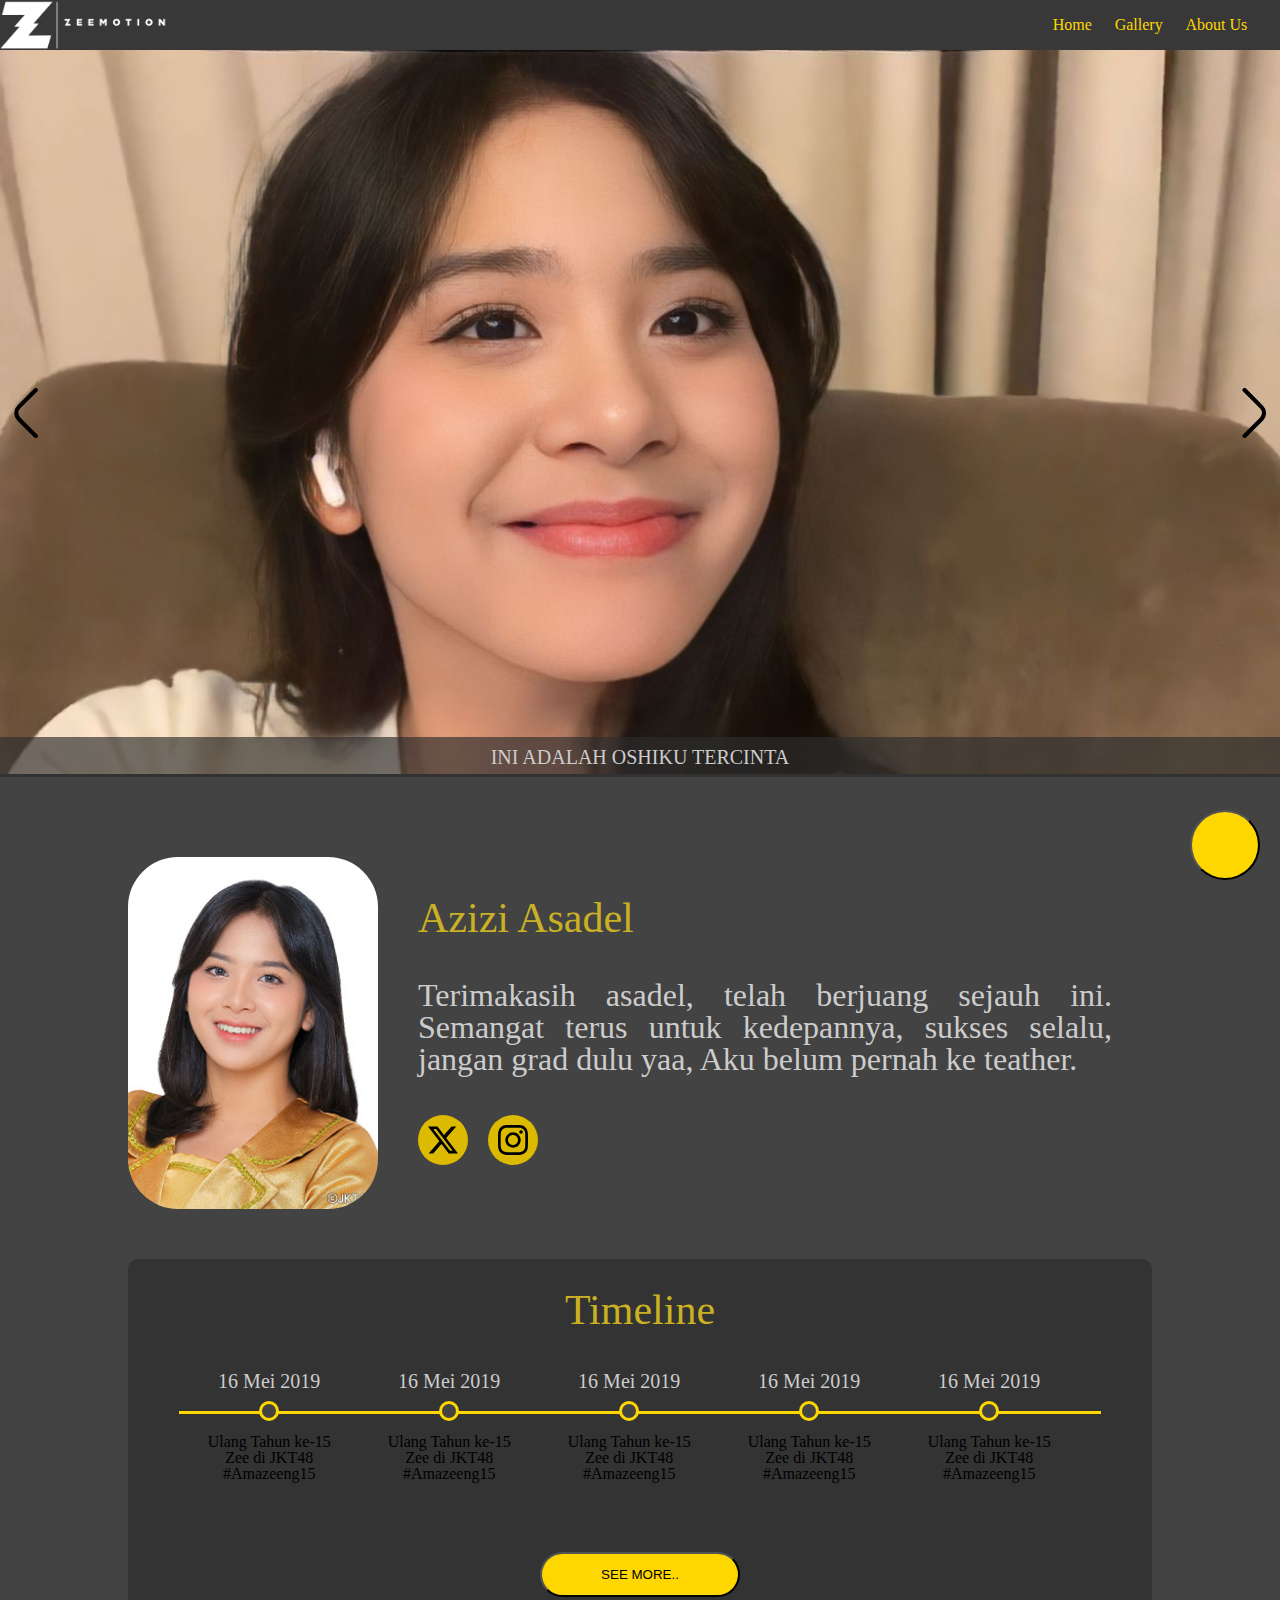
<file: index.html>
<!DOCTYPE html>
<html lang="en">
<head>
    <meta charset="UTF-8">
    <meta name="viewport" content="width=device-width, initial-scale=1.0">
    <title>Homepage</title>
    <link rel="icon" href="img/icon/Z.ico" type="image/x-icon">
    <link rel="shortcut icon" href="img/icon/Z.ico" type="image/x-icon">
    <link rel="stylesheet" href="">
    <link rel="stylesheet" href="style.css">
    <link rel="stylesheet" href="mystyle.css">
    <link rel="stylesheet" href="test.css">
    <script type="module" src="test.js"></script>
</head>
<body>
    <nav>
        <img src="img/Zeemotion White Version HZ PNG.png" alt="logo">
        <ul class="d-flex">
            <li><a href="/">Home</a></li>
            <li><a href="/tentang">Gallery</a></li>
            <li><a href="/kontak">About Us</a></li>
        </ul>
    </nav>
   
    <div class="container-fluid">
        <div class="hero">
            <div class="arrow-left" id="left">
                <img src="img/icon/angle-left.svg" alt=""> 
            </div>
            <img src="img/16x9-1.jpg" alt="" id="hero-image">
            <div class="arrow-right" id="right"> 
                <img src="img/icon/angle-right.svg" alt="">
            </div>
            <div class="hero-title">
                <h2>INI ADALAH OSHIKU TERCINTA</h2>
            </div>
        </div>
        <div class="container">
            <div class="bio-container">
                <img src="img/azizi_asadel.jpg" alt="">
                <div class="text-container">
                    <div 
                    class="bio-title"><h1>Azizi Asadel</h1></div>
                    <div class="bio-text">
                        <h3>Terimakasih asadel, telah berjuang sejauh ini. Semangat terus untuk kedepannya, sukses selalu, jangan grad dulu yaa, Aku belum pernah ke teather.</h3>
                    </div>
                    <div class="logos">
                        <div class="logo"><a href="twitter/A_Asadel"><img src="img/icon/twitter.svg" alt=""></a></div>
                        <div class="logo"><a href="twitter/A_Asadel"><img src="img/icon/instagram.svg" alt=""></a></div>
                    </div>
                </div> 
            </div>
            <div class="timeline">
                <div class="timeline-title">

                    <h1>Timeline</h1>
                </div>
                <div class="timeline-card-container">
                    <div class="timeline-card">
                        <span></span>
                        <h2>16 Mei 2019</h2>
                        <div class="timeline-text">
                        <p>Ulang Tahun ke-15 Zee di JKT48 #Amazeeng15</p>
                        </div>
                    </div>
                    <div class="timeline-card">
                        <span></span>
                        <h2>16 Mei 2019</h2>
                        <div class="timeline-text">
                        <p>Ulang Tahun ke-15 Zee di JKT48 #Amazeeng15</p>
                        </div>
                    </div>
                    <div class="timeline-card">
                        <span></span>
                        <h2>16 Mei 2019</h2>
                        <div class="timeline-text">
                        <p>Ulang Tahun ke-15 Zee di JKT48 #Amazeeng15</p>
                        </div>
                    </div>
                    <div class="timeline-card">
                        <span></span>
                        <h2>16 Mei 2019</h2>
                        <div class="timeline-text">
                        <p>Ulang Tahun ke-15 Zee di JKT48 #Amazeeng15</p>
                        </div>
                    </div>
                    <div class="timeline-card">
                        <span></span>
                        <h2>16 Mei 2019</h2>
                        <div class="timeline-text">
                        <p>Ulang Tahun ke-15 Zee di JKT48 #Amazeeng15</p>
                        </div>
                    </div>
                    <div class="timeline-card">
                        <span></span>
                        <h2>16 Mei 2019</h2>
                        <div class="timeline-text">
                        <p>Ulang Tahun ke-15 Zee di JKT48 #Amazeeng15</p>
                        </div>
                    </div>
                    <div class="timeline-card">
                        <span></span>
                        <h2>16 Mei 2019</h2>
                        <div class="timeline-text">
                        <p>Ulang Tahun ke-15 Zee di JKT48 #Amazeeng15</p>
                        </div>
                    </div>
                    <div class="timeline-card">
                        <span></span>
                        <h2>16 Mei 2019</h2>
                        <div class="timeline-text">
                        <p>Ulang Tahun ke-15 Zee di JKT48 #Amazeeng15</p>
                        </div>
                    </div>
                    <div class="timeline-card">
                        <span></span>
                        <h2>16 Mei 2019</h2>
                        <div class="timeline-text">
                        <p>Ulang Tahun ke-15 Zee di JKT48 #Amazeeng15</p>
                        </div>
                    </div>
                </div> 
                <button class="timeline-button">SEE MORE..</button>
            </div>
        </div>
        
        <button class="circle-button" id="circle">
            <div></div>
        </button>
    </div>

</body>
</html>
</file>
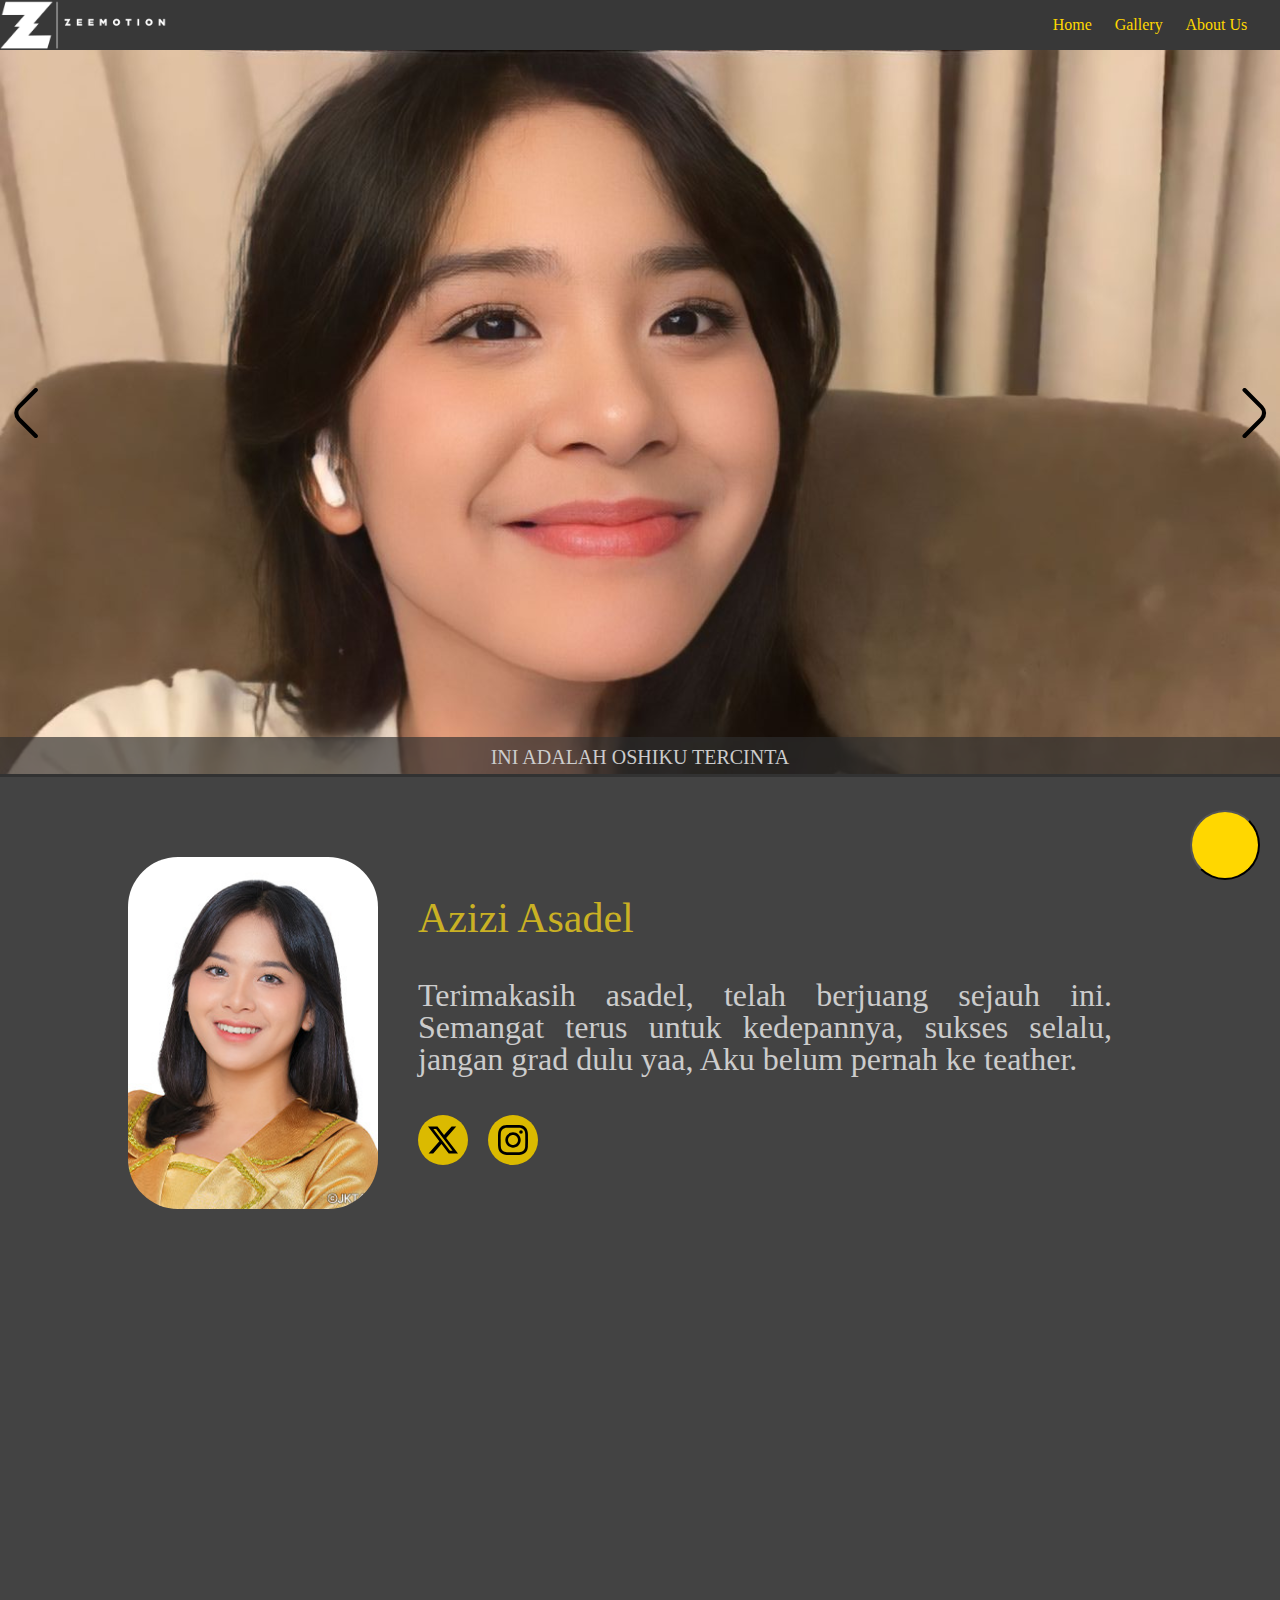
<file: test.html>
<!DOCTYPE html>
<html lang="en">
<head>
    <meta charset="UTF-8">
    <meta name="viewport" content="width=device-width, initial-scale=1.0">
    <title>Homepage</title>
    <link rel="stylesheet" href="style.css">
    <link rel="stylesheet" href="test.css">
    <script type="module" src="test.js"></script>
</head>
<body>
    <nav>
        <img src="img/Zeemotion White Version HZ PNG.png" alt="logo">
        <ul class="d-flex">
            <li><a href="/">Home</a></li>
            <li><a href="/tentang">Gallery</a></li>
            <li><a href="/kontak">About Us</a></li>
        </ul>
    </nav>
   
    <div class="container-fluid">
        <div class="hero">
            <div class="arrow-left" id="left">
                <img src="img/icon/angle-left.svg" alt=""> 
            </div>
            <img src="img/16x9-1.jpg" alt="" id="hero-image">
            <div class="arrow-right" id="right"> 
                <img src="img/icon/angle-right.svg" alt="">
            </div>
            <div class="hero-title">
                <h2>INI ADALAH OSHIKU TERCINTA</h2>
            </div>
        </div>
        <div class="container">
            <div class="bio-container">
                <img src="img/azizi_asadel.jpg" alt="">
                <div class="text-container">
                    <div 
                    class="bio-title"><h1>Azizi Asadel</h1></div>
                    <div class="bio-text">
                        <h3>Terimakasih asadel, telah berjuang sejauh ini. Semangat terus untuk kedepannya, sukses selalu, jangan grad dulu yaa, Aku belum pernah ke teather.</h3>
                    </div>
                    <div class="logos">
                        <div class="logo"><a href="twitter/A_Asadel"><img src="img/icon/twitter.svg" alt=""></a></div>
                        <div class="logo"><a href="twitter/A_Asadel"><img src="img/icon/instagram.svg" alt=""></a></div>
                    </div>
                </div> 
            </div>
        </div>
        
        <button class="circle-button" id="circle">
            <div></div>
        </button>
    </div>

</body>
</html>
</file>
<file: style.css>
.border {
  border: 1px solid #000;
}

.border-0 {
  border: 0;
}

.border-primary {
  border: 1px solid #007bff;
}

.border-secondary {
  border: 1px solid #6c757d;
}

.border-thin {
  border-width: 1px;
}

.border-thick {
  border-width: 3px;
}

.rounded {
  border-radius: 0.25rem;
}

.rounded-pill {
  border-radius: 50rem;
}

.dashed-border {
  border-style: dashed;
}

.dotted-border {
  border-style: dotted;
}

.border-danger {
  border-color: #dc3545;
}

.border-success {
  border-color: #28a745;
}

.mx-auto {
  margin: auto;
}

.m-1 {
  margin: 0.5rem;
}

.m-2 {
  margin: 1rem;
}

.m-3 {
  margin: 1.5rem;
}

.m-4 {
  margin: 2rem;
}

.m-5 {
  margin: 2.5rem;
}

.mt-0 {
  margin-top: 0rem;
}

.mt-1 {
  margin-top: 0.5rem;
}

.mt-2 {
  margin-top: 1rem;
}

.mt-3 {
  margin-top: 1.5rem;
}

.mt-4 {
  margin-top: 2rem;
}

.mt-5 {
  margin-top: 2.5rem;
}

.mb-0 {
  margin-bottom: 0rem;
}

.mb-1 {
  margin-bottom: 0.5rem;
}

.mb-2 {
  margin-bottom: 1rem;
}

.mb-3 {
  margin-bottom: 1.5rem;
}

.mb-4 {
  margin-bottom: 2rem;
}

.mb-5 {
  margin-bottom: 2.5rem;
}

.mr-0 {
  margin-right: 0rem;
}

.mr-1 {
  margin-right: 0.5rem;
}

.mr-2 {
  margin-right: 1rem;
}

.mr-3 {
  margin-right: 1.5rem;
}

.mr-4 {
  margin-right: 2rem;
}

.mr-5 {
  margin-right: 2.5rem;
}

.ml-0 {
  margin-left: 0rem;
}

.ml-1 {
  margin-left: 0.5rem;
}

.ml-2 {
  margin-left: 1rem;
}

.ml-3 {
  margin-left: 1.5rem;
}

.ml-4 {
  margin-left: 2rem;
}

.ml-5 {
  margin-left: 2.5rem;
}

.p-1 {
  padding: 0.5rem;
}

.p-2 {
  padding: 1rem;
}

.p-3 {
  padding: 1.5rem;
}

.p-4 {
  padding: 2rem;
}

.p-5 {
  padding: 2.5rem;
}

.pt-0 {
  padding-top: 0rem;
}

.pt-1 {
  padding-top: 0.5rem;
}

.pt-2 {
  padding-top: 1rem;
}

.pt-3 {
  padding-top: 1.5rem;
}

.pt-4 {
  padding-top: 2rem;
}

.pt-5 {
  padding-top: 2.5rem;
}

.pb-0 {
  padding-bottom: 0rem;
}

.pb-1 {
  padding-bottom: 0.5rem;
}

.pb-2 {
  padding-bottom: 1rem;
}

.pb-3 {
  padding-bottom: 1.5rem;
}

.pb-4 {
  padding-bottom: 2rem;
}

.pb-5 {
  padding-bottom: 2.5rem;
}

.pr-0 {
  padding-right: 0rem;
}

.pr-1 {
  padding-right: 0.5rem;
}

.pr-2 {
  padding-right: 1rem;
}

.pr-3 {
  padding-right: 1.5rem;
}

.pr-4 {
  padding-right: 2rem;
}

.pr-5 {
  padding-right: 2.5rem;
}

.pl-0 {
  padding-left: 0rem;
}

.pl-1 {
  padding-left: 0.5rem;
}

.pl-2 {
  padding-left: 1rem;
}

.pl-3 {
  padding-left: 1.5rem;
}

.pl-4 {
  padding-left: 2rem;
}

.pl-5 {
  padding-left: 2.5rem;
}

.text-primary {
  color: #007bff;
}

.text-secondary {
  color: #6c757d;
}

.bg-primary {
  background-color: #007bff;
}

.bg-secondary {
  background-color: #6c757d;
}

.d-flex {
  display: flex;
}

.flex-row {
  flex-direction: row;
}

.flex-column {
  flex-direction: column;
}

.justify-content-start {
  justify-content: flex-start;
}

.justify-content-end {
  justify-content: flex-end;
}

.justify-content-center {
  justify-content: center;
}

.justify-content-between {
  justify-content: space-between;
}

.justify-content-around {
  justify-content: space-around;
}

.align-items-start {
  align-items: flex-start;
}

.align-items-end {
  align-items: flex-end;
}

.align-items-center {
  align-items: center;
}

.align-items-baseline {
  align-items: baseline;
}

.align-items-stretch {
  align-items: stretch;
}

.flex-wrap {
  flex-wrap: wrap;
}

.flex-nowrap {
  flex-wrap: nowrap;
}

.flex-wrap-reverse {
  flex-wrap: wrap-reverse;
}

/* Flex Grow (Kemampuan Tumbuh) */
.flex-grow-0 {
  flex-grow: 0;
}

.flex-grow-1 {
  flex-grow: 1;
}

.flex-grow-2 {
  flex-grow: 2;
}

.flex-grow-3 {
  flex-grow: 3;
}

.flex-grow-4 {
  flex-grow: 4;
}

.flex-grow-5 {
  flex-grow: 5;
}

/* Gap (Jarak) antara Elemen dalam Flex Container */
.gap-1 {
  gap: 0.5rem;
}

.gap-2 {
  gap: 1rem;
}

.gap-3 {
  gap: 1.5rem;
}

.gap-4 {
  gap: 2rem;
}

.gap-5 {
  gap: 2.5rem;
}

/* Gap (Jarak Kolom) antara Elemen dalam Flex Container */
.rgap-1 {
  gap: 0.5rem;
}

.rgap-2 {
  gap: 1rem;
}

.rgap-3 {
  gap: 1.5rem;
}

.rgap-4 {
  gap: 2rem;
}

.rgap-5 {
  gap: 2.5rem;
}

/* Gap (Jarak baris) antara Elemen dalam Flex Container */
.cgap-1 {
  gap: 0.5rem;
}

.cgap-2 {
  gap: 1rem;
}

.cgap-3 {
  gap: 1.5rem;
}

.cgap-4 {
  gap: 2rem;
}

.cgap-5 {
  gap: 2.5rem;
}

/* Flex Shrink (Kemampuan Menyusut) */
.flex-shrink-0 {
  flex-shrink: 0;
}

.flex-shrink-1 {
  flex-shrink: 1;
}

.flex-shrink-2 {
  flex-shrink: 2;
}

.flex-shrink-3 {
  flex-shrink: 3;
}

.flex-shrink-4 {
  flex-shrink: 4;
}

.flex-shrink-5 {
  flex-shrink: 5;
}

/*# sourceMappingURL=style.css.map */
</file>
<file: mystyle.css>
/* http://meyerweb.com/eric/tools/css/reset/ 
   v2.0 | 20110126
   License: none (public domain)
*/

html,
body,
div,
span,
applet,
object,
iframe,
h1,
h2,
h3,
h4,
h5,
h6,
p,
blockquote,
pre,
a,
abbr,
acronym,
address,
big,
cite,
code,
del,
dfn,
em,
img,
ins,
kbd,
q,
s,
samp,
small,
strike,
strong,
sub,
sup,
tt,
var,
b,
u,
i,
center,
dl,
dt,
dd,
ol,
ul,
li,
fieldset,
form,
label,
legend,
table,
caption,
tbody,
tfoot,
thead,
tr,
th,
td,
article,
aside,
canvas,
details,
embed,
figure,
figcaption,
footer,
header,
hgroup,
menu,
nav,
output,
ruby,
section,
summary,
time,
mark,
audio,
video {
    margin        : 0;
    padding       : 0;
    border        : 0;
    font-size     : 100%;
    font          : inherit;
    vertical-align: baseline;
}

/* HTML5 display-role reset for older browsers */
article,
aside,
details,
figcaption,
figure,
footer,
header,
hgroup,
menu,
nav,
section {
    display: block;
}

body {
    line-height: 1;
}

ol,
ul {
    list-style: none;
}

blockquote,
q {
    quotes: none;
}

blockquote:before,
blockquote:after,
q:before,
q:after {
    content: '';
    content: none;
}

table {
    border-collapse: collapse;
    border-spacing : 0;
}

/* webkit */

::-webkit-scrollbar {
    width : 0.5vw;
    height: 0.5vw;
    /* lebar scrollbar */
}

::-webkit-scrollbar-track {
    background-color: #a0a0a0;
    /* warna track (background scrollbar) */
    border-radius   : 6px;
}

::-webkit-scrollbar-thumb {
    background-color: #555;
    border-radius   : 6px;
}

/* style */
html {

    scrollbar-width: thin;
}

h1 {
    font-size: 42px;
    color    : rgb(202, 177, 36);
}

h2 {
    font-size: 20px;
    color    : #ccc;
}

h3 {
    font-size: 32px;
    color    : #ccc;
}

body {
    background-color: rgb(67, 67, 67);
}

.container-fluid {
    height: 2000px;
}

nav {
    background-color: rgb(56, 56, 56);
    position        : sticky;
    z-index         : 100;
    top             : 0;
    display         : flex;
    justify-content : space-between;
    z-index         : 109;
}

nav img {
    height: 50px;
}

nav ul {
    text-decoration: none;
    align-items    : center;
    width          : 240px;
    padding-right  : 10px;
    justify-content: space-evenly;
}

nav ul a {
    text-decoration: none;
    color          : gold;
}

.container-fluid .hero {
    background-color: rgba(56, 56, 56, 0.6);
    position        : relative;
}

.container-fluid img {
    width     : 100%;
    height    : max-content;
    object-fit: cover;
}

.arrow-left,
.arrow-right {
    position   : absolute;
    width      : 50px;
    z-index    : 100;
    height     : 100%;
    display    : flex;
    align-items: center;
}

.arrow-left {
    left: 0;
}

.arrow-right {
    top  : 0;
    right: 0;
}

.arrow-left img,
.arrow-right img {
    object-fit: fill;
    width     : 50px;
}

.circle-button {
    width           : 70px;
    height          : 70px;
    border-radius   : 100px;
    background-color: gold;
    position        : fixed;
    right           : 20px;
    bottom          : 20px;
    z-index         : 101;
    transition      : 0.5s;
}

.circle-button:hover {
    cursor          : pointer;
    background-color: #caab00;
    border-color    : white;
}

.circle-button:click {
    background-color: red;
}

.newCircle {
    transition      : 3s;
    width           : 60px;
    height          : 60px;
    border-radius   : 50px;
    background-color: red;
    position        : fixed;
    right           : 25px;
    bottom          : 110px;
}

.hero-title {
    position        : absolute;
    bottom          : 0;
    width           : 100%;
    text-align      : center;
    padding         : 10px 0;
    background-color: rgba(46, 46, 46, 0.662);
}

.container {
    width : 80%;
    margin: auto;
}

.bio-container {
    margin-top     : 5rem;
    display        : flex;
    justify-content: space-evenly;
    text-align     : justify;
}

.bio-container img {
    width        : 250px;
    border-radius: 50px
}

.bio-container .text-container {
    padding       : 20px;
    display       : flex;
    flex-direction: column;
}

.bio-container h1,
.bio-container h3 {
    margin: 20px;
}

.logos {
    align-items: end;
    display    : flex;
    padding    : 20px;
}

.logos .logo {
    background-color: rgb(219, 186, 0);
    width           : 50px;
    height          : 50px;
    border-radius   : 50px;
    margin-right    : 20px;
}

.logo img {
    width        : 30px;
    margin       : 10px;
    border-radius: 0;
}

.timeline {
    margin-top      : 50px;
    display         : flex;
    flex-direction  : column;
    align-items     : center;
    background-color: rgba(33, 33, 33, 0.439);
    padding         : 30px 0 10px;
    border-radius   : 10px;
    width           : 100%;
}


.timeline-card-container {
    display   : flex;
    overflow-x: auto;
    width     : 90%;
}

.timeline-card {
    display       : flex;
    flex-direction: column;
    min-width     : 180px;
    padding       : 20px 0;
    position      : relative;
    box-sizing    : border-box;
}

.timeline-text {
    border-top: 3px solid gold;
}

.timeline-card h2,
.timeline-card p {
    margin    : 20px;
    text-align: center;
}

.timeline-card span {
    position        : absolute;
    height          : 20px;
    width           : 20px;
    border-radius   : 100%;
    background-color: rgb(67, 67, 67);
    border          : 3px solid gold;
    box-sizing      : border-box;
    left            : 80px;
    top             : 70px;
}

.timeline-button {
    background-color: gold;
    width           : 200px;
    height          : 45px;
    border-radius   : 25px;
    margin          : 30px 0 20px;
}
</file>
<file: test.css>
/* http://meyerweb.com/eric/tools/css/reset/ 
   v2.0 | 20110126
   License: none (public domain)
*/

html,
body,
div,
span,
applet,
object,
iframe,
h1,
h2,
h3,
h4,
h5,
h6,
p,
blockquote,
pre,
a,
abbr,
acronym,
address,
big,
cite,
code,
del,
dfn,
em,
img,
ins,
kbd,
q,
s,
samp,
small,
strike,
strong,
sub,
sup,
tt,
var,
b,
u,
i,
center,
dl,
dt,
dd,
ol,
ul,
li,
fieldset,
form,
label,
legend,
table,
caption,
tbody,
tfoot,
thead,
tr,
th,
td,
article,
aside,
canvas,
details,
embed,
figure,
figcaption,
footer,
header,
hgroup,
menu,
nav,
output,
ruby,
section,
summary,
time,
mark,
audio,
video {
    margin        : 0;
    padding       : 0;
    border        : 0;
    font-size     : 100%;
    font          : inherit;
    vertical-align: baseline;
}

/* HTML5 display-role reset for older browsers */
article,
aside,
details,
figcaption,
figure,
footer,
header,
hgroup,
menu,
nav,
section {
    display: block;
}

body {
    line-height: 1;
}

ol,
ul {
    list-style: none;
}

blockquote,
q {
    quotes: none;
}

blockquote:before,
blockquote:after,
q:before,
q:after {
    content: '';
    content: none;
}

table {
    border-collapse: collapse;
    border-spacing : 0;
}

/* style */

h1 {
    font-size: 42px;
    color    : rgb(202, 177, 36);
}

h2 {
    font-size: 20px;
    color    : #ccc;
}

h3 {
    font-size: 32px;
    color    : #ccc;
}

body {
    background-color: rgb(67, 67, 67);
}

.container-fluid {
    height: 2000px;
}

nav {
    background-color: rgb(56, 56, 56);
    position        : sticky;
    z-index         : 100;
    top             : 0;
    display         : flex;
    justify-content : space-between;
    z-index         : 109;
}

nav img {
    height: 50px;
}

nav ul {
    text-decoration: none;
    align-items    : center;
    width          : 240px;
    padding-right  : 10px;
    justify-content: space-evenly;
}

nav ul a {
    text-decoration: none;
    color          : gold;
}

.container-fluid .hero {
    background-color: rgba(56, 56, 56, 0.6);
    position        : relative;
}

.container-fluid img {
    width     : 100%;
    height    : max-content;
    object-fit: cover;
}

.arrow-left,
.arrow-right {
    position   : absolute;
    width      : 50px;
    z-index    : 100;
    height     : 100%;
    display    : flex;
    align-items: center;
}

.arrow-left {
    left: 0;
}

.arrow-right {
    top  : 0;
    right: 0;
}

.arrow-left img,
.arrow-right img {
    object-fit: fill;
    width     : 50px;
}

.circle-button {
    width           : 70px;
    height          : 70px;
    border-radius   : 100px;
    background-color: gold;
    position        : fixed;
    right           : 20px;
    bottom          : 20px;
    z-index         : 101;
    transition      : 0.5s;
}

.circle-button:hover {
    cursor          : pointer;
    background-color: #caab00;
    border-color    : white;
}

.circle-button:click {
    background-color: red;
}

.newCircle {
    transition      : 3s;
    width           : 60px;
    height          : 60px;
    border-radius   : 50px;
    background-color: red;
    position        : fixed;
    right           : 25px;
    bottom          : 110px;
}

.hero-title {
    position        : absolute;
    bottom          : 0;
    width           : 100%;
    text-align      : center;
    padding         : 10px 0;
    background-color: rgba(46, 46, 46, 0.662);
}

.container {
    width : 80%;
    margin: auto;
}

.bio-container {
    margin-top     : 5rem;
    display        : flex;
    justify-content: space-evenly;
    text-align     : justify;
}

.bio-container img {
    width        : 250px;
    border-radius: 50px
}

.bio-container .text-container {
    padding       : 20px;
    display       : flex;
    flex-direction: column;
}

.bio-container h1,
.bio-container h3 {
    margin: 20px;
}

.logos {
    align-items: end;
    display    : flex;
    padding    : 20px;
}

.logos .logo {
    background-color: rgb(219, 186, 0);
    width           : 50px;
    height          : 50px;
    border-radius   : 50px;
    margin-right    : 20px;
}

.logo img {
    width        : 30px;
    margin       : 10px;
    border-radius: 0;
}
</file>
